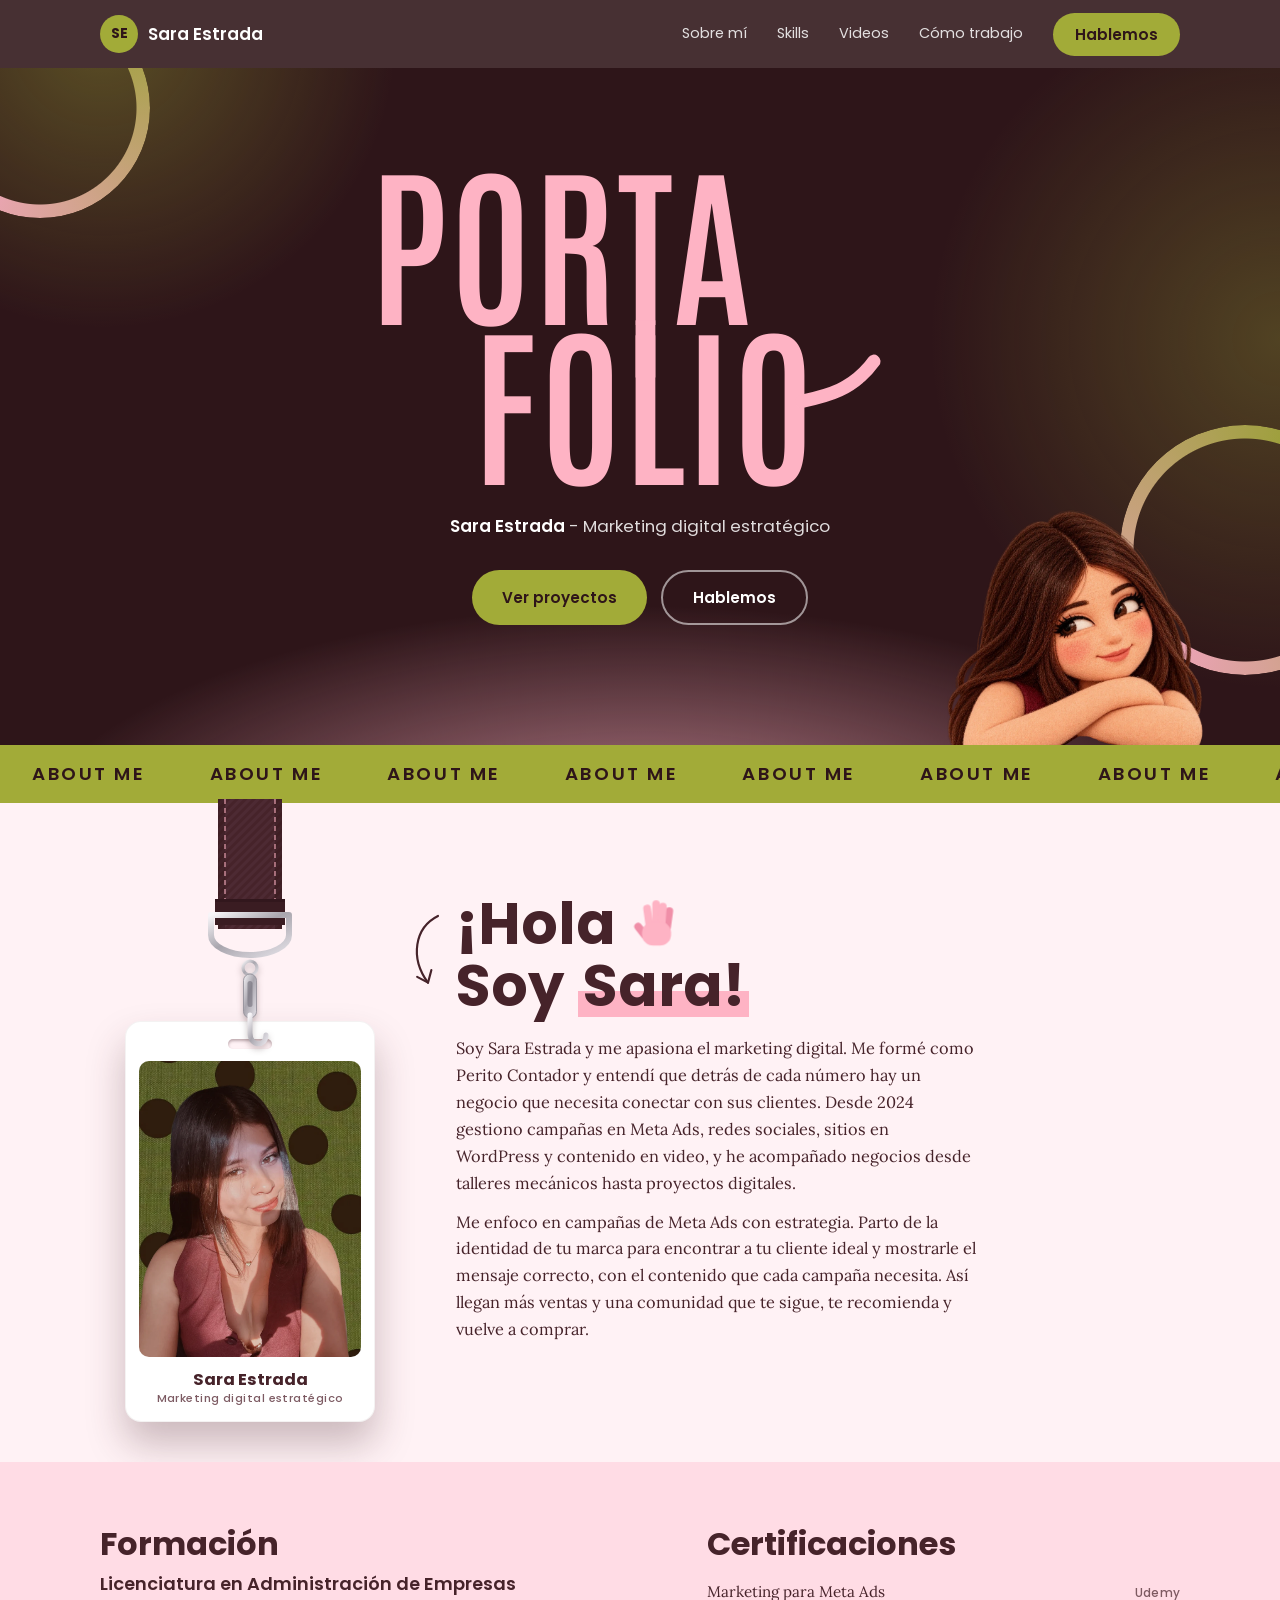
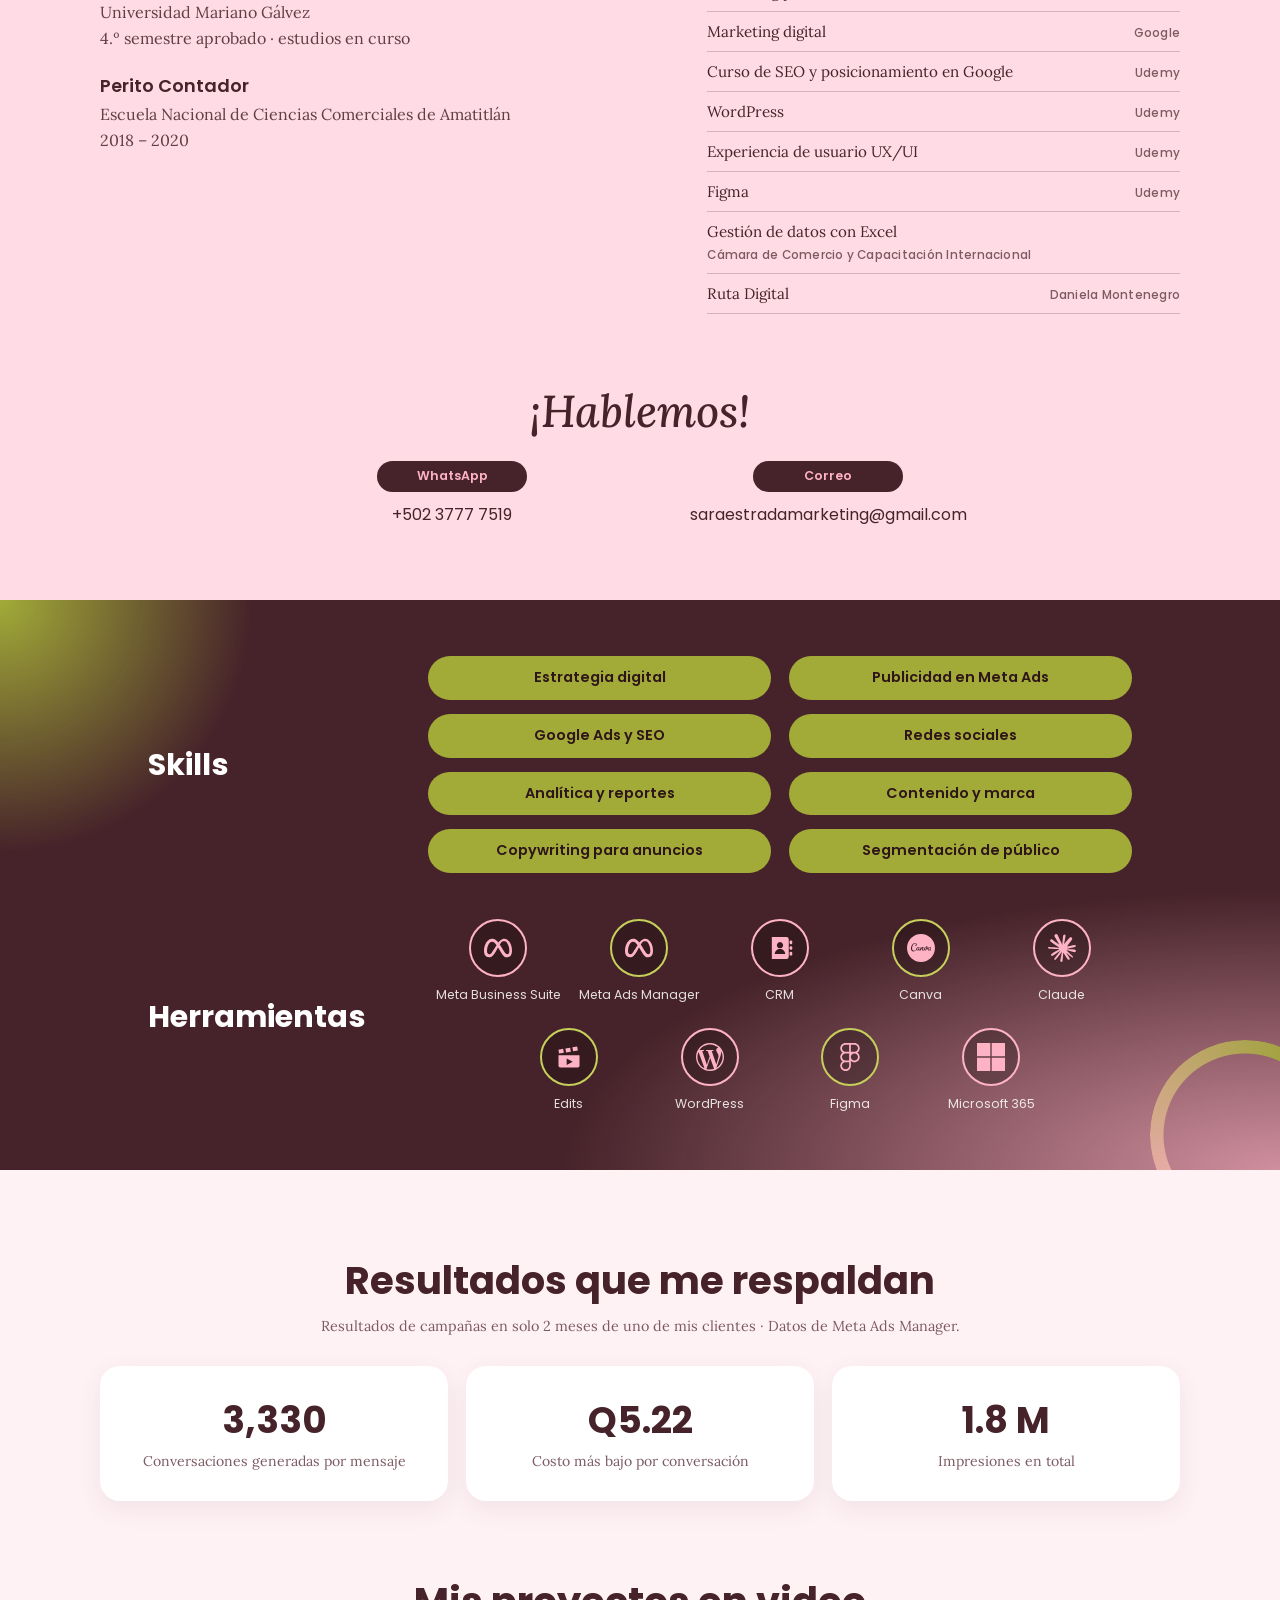
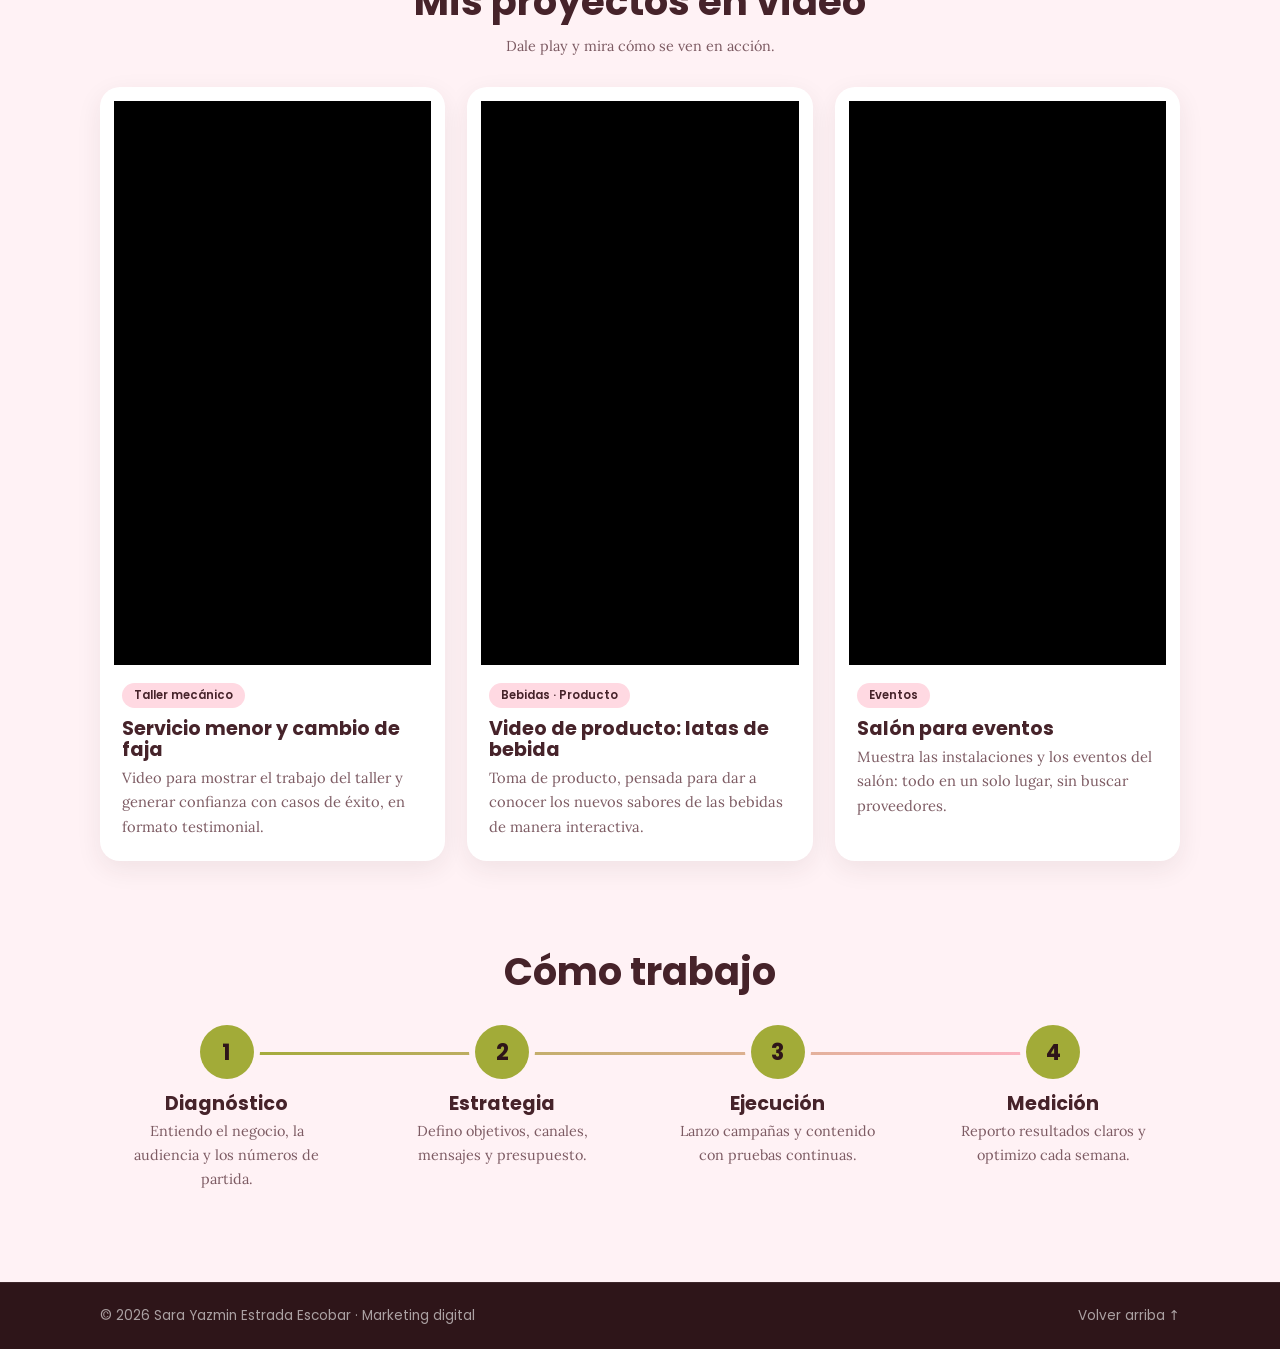
<file: index.html>
<!DOCTYPE html>
<html lang="es">
<head>
  <meta charset="UTF-8">
  <meta name="viewport" content="width=device-width, initial-scale=1">
  <title>Sara Estrada | Portafolio de marketing digital</title>
  <meta name="description" content="Sara Estrada, marketing digital estratégico: campañas en Meta Ads, redes sociales, sitios en WordPress y contenido en video.">
  <meta name="theme-color" content="#2E1519">
  <link rel="icon" href="favicon.svg" type="image/svg+xml">
  <meta property="og:type" content="website">
  <meta property="og:locale" content="es_LA">
  <meta property="og:title" content="Sara Estrada | Portafolio de marketing digital">
  <meta property="og:description" content="Marketing digital estratégico: campañas en Meta Ads para negocios que lanzan su primera publicidad.">
  <meta property="og:url" content="https://sarayestrada202-sys.github.io/portafolio/">
  <meta property="og:image" content="https://sarayestrada202-sys.github.io/portafolio/img/og-imagen.jpg">
  <meta name="twitter:card" content="summary_large_image">
  <noscript><style>.reveal{opacity:1!important;transform:none!important}</style></noscript>
  <link rel="preconnect" href="https://fonts.googleapis.com">
  <link rel="preconnect" href="https://fonts.gstatic.com" crossorigin>
  <link href="https://fonts.googleapis.com/css2?family=Poppins:wght@300;400;500;600;700&family=Antonio:wght@600;700&family=Lora:ital,wght@0,400;0,500;0,600;1,400;1,500;1,600&display=swap" rel="stylesheet">
  <link rel="stylesheet" href="styles.css">
</head>
<body>


<!-- ===== HEADER ===== -->
<header class="site-header">
  <div class="container nav">
    <a href="#inicio" class="brand" aria-label="Inicio"><span class="brand-mark">SE</span><span class="brand-name">Sara Estrada</span></a>
    <button class="menu-toggle" aria-label="Abrir menú" aria-expanded="false" onclick="this.setAttribute('aria-expanded', this.getAttribute('aria-expanded')!=='true');document.querySelector('.nav-links').classList.toggle('open')"><span></span><span></span><span></span></button>
    <nav class="nav-links" aria-label="Principal">
      <a href="#sobre-mi">Sobre mí</a>
      <a href="#skills">Skills</a>
      <a href="#videos">Videos</a>
      <a href="#proceso">Cómo trabajo</a>
      <a href="#hablemos" class="btn btn-gold btn-sm">Hablemos</a>
    </nav>
  </div>
</header>

<main>
<!-- ===== PORTADA ===== -->
<section class="hero" id="inicio">
  <span class="ring ring-a" aria-hidden="true"></span>
  <span class="ring ring-b" aria-hidden="true"></span>
  <div class="container hero-inner">
    <div class="hero-block">
      <h1 class="hero-title" aria-label="Portafolio">
        <span class="ht-line" aria-hidden="true">Porta</span>
        <span class="ht-line ht-2" aria-hidden="true">fo<span class="ht-L">l</span>io<svg class="ht-tail ht-o" viewBox="0 0 60 40"><path pathLength="1" d="M2 36 C20 32 40 28 56 6"/></svg></span>
        <i class="ht-link" aria-hidden="true"></i>
      </h1>
      <p class="hero-sub"><strong>Sara Estrada</strong> - Marketing digital estratégico</p>
    </div>
    <div class="hero-cta">
      <a href="#videos" class="btn btn-gold">Ver proyectos</a>
      <a href="#hablemos" class="btn btn-ghost">Hablemos</a>
    </div>
  </div>
  <!-- Personaje recostado sobre el borde inferior de la portada -->
  <img class="hero-mascot" src="img/personaje.webp" alt="Ilustración de Sara recostada sobre sus brazos, sonriendo" width="720" height="744" decoding="async">
</section>

<!-- ===== CINTA QUE CORRE: ABOUT ME (entre la portada y Sobre mí) ===== -->
<div class="marquee-band" aria-hidden="true">
  <div class="marquee-track">
    <div class="marquee-inner">
      <!-- primera mitad -->
      <span class="marquee-item">About me</span>
      <span class="marquee-item">About me</span>
      <span class="marquee-item">About me</span>
      <span class="marquee-item">About me</span>
      <span class="marquee-item">About me</span>
      <span class="marquee-item">About me</span>
      <span class="marquee-item">About me</span>
      <span class="marquee-item">About me</span>
      <span class="marquee-item">About me</span>
      <span class="marquee-item">About me</span>
      <span class="marquee-item">About me</span>
      <span class="marquee-item">About me</span>
      <!-- copia exacta: así el reinicio en -50% no se nota -->
      <span class="marquee-item">About me</span>
      <span class="marquee-item">About me</span>
      <span class="marquee-item">About me</span>
      <span class="marquee-item">About me</span>
      <span class="marquee-item">About me</span>
      <span class="marquee-item">About me</span>
      <span class="marquee-item">About me</span>
      <span class="marquee-item">About me</span>
      <span class="marquee-item">About me</span>
      <span class="marquee-item">About me</span>
      <span class="marquee-item">About me</span>
      <span class="marquee-item">About me</span>
    </div>
  </div>
</div>

<!-- ===== SOBRE MI ===== -->
<section class="about" id="sobre-mi">
  <div class="container about-grid reveal">
    <div class="badge-wrap">
      <!-- Cinta (color Cherry Cocoa) que cuelga desde el borde de la sección, con argolla en D -->
      <svg class="lanyard" viewBox="0 0 250 190" aria-hidden="true">
        <defs>
          <linearGradient id="silver" x1="0" y1="0" x2="1" y2="1"><stop offset="0" stop-color="#F7F5F8"/><stop offset=".45" stop-color="#A9A6AE"/><stop offset="1" stop-color="#E4E1E7"/></linearGradient>
          <pattern id="weave" width="6" height="6" patternUnits="userSpaceOnUse" patternTransform="rotate(45)"><rect width="6" height="6" fill="#46232A"/><rect width="3" height="6" fill="#52303A" opacity=".55"/></pattern>
        </defs>
        <rect x="93" y="-4" width="64" height="130" fill="url(#weave)"/>
        <rect x="93" y="-4" width="7" height="130" fill="#2E1519" opacity=".35"/><rect x="150" y="-4" width="7" height="130" fill="#2E1519" opacity=".35"/>
        <path d="M100 -4 V122 M150 -4 V122" stroke="#FEB3C4" stroke-width="1.4" stroke-dasharray="5 4" fill="none" opacity=".75"/>
        <rect x="90" y="96" width="70" height="26" fill="#3A1C22"/><rect x="90" y="96" width="70" height="3" fill="#2E1519" opacity=".6"/>
        <path d="M86 112 H164 V132 A39 20 0 0 1 86 132 Z" fill="none" stroke="url(#silver)" stroke-width="6" stroke-linejoin="round"/>
        <path d="M86 112 H164" stroke="url(#silver)" stroke-width="6" stroke-linecap="round"/>
      </svg>
      <div class="badge-drop">
        <div class="badge-swing">
          <!-- Broche giratorio metálico -->
          <svg class="clasp" viewBox="0 0 50 96" aria-hidden="true">
            <circle cx="25" cy="9" r="7" fill="none" stroke="url(#silver)" stroke-width="3.2"/>
            <rect x="18.5" y="15" width="13" height="44" rx="6.5" fill="url(#silver)" stroke="#8F8C95" stroke-width=".8"/>
            <rect x="22.5" y="22" width="5" height="26" rx="2.5" fill="#6B6872" opacity=".55"/>
            <path d="M25 56 V74 C25 88 41 88 41 76" fill="none" stroke="url(#silver)" stroke-width="5" stroke-linecap="round"/>
          </svg>
          <figure class="badge-card">
            <span class="badge-slot" aria-hidden="true"></span>
            <div class="badge-photo"><img src="img/foto-sara.webp" alt="Sara Estrada" width="800" height="1066" decoding="async"></div>
            <figcaption><strong>Sara Estrada</strong><span>Marketing digital estratégico</span></figcaption>
          </figure>
        </div>
      </div>
    </div>
    <div class="about-text">
      <!-- Flecha dibujada a mano que baja hacia el texto (solo en pantallas anchas) -->
      <svg class="hello-arrow" viewBox="0 0 48 96" aria-hidden="true"><path pathLength="1" d="M36 6 C8 20 2 56 24 86"/><path pathLength="1" d="M24 86 L11 79 M24 86 L28 71"/></svg>
      <h2 class="hello">
        <span class="hello-line">¡Hola
          <button class="wave" type="button" aria-label="Saludar con la mano">
            <svg viewBox="0 0 64 64" aria-hidden="true">
              <g class="wave-lines"><path d="M52 8 C57 10 60 14 61 19"/><path d="M48 3 C56 5 62 11 63 20"/><path d="M6 12 C3 15 2 19 2 23"/></g>
              <g class="wave-hand">
                <rect x="9" y="30" width="9" height="22" rx="4.5" transform="rotate(-38 13.5 41)" fill="#F08FA8"/>
                <rect x="40" y="13" width="9" height="30" rx="4.5" transform="rotate(8 44.5 28)" fill="#F08FA8"/>
                <rect x="17" y="10" width="9" height="32" rx="4.5" transform="rotate(-8 21.5 26)" fill="#FEB3C4"/>
                <rect x="26" y="5" width="9" height="36" rx="4.5" fill="#FEB3C4"/>
                <rect x="33" y="8" width="9" height="34" rx="4.5" transform="rotate(4 37.5 25)" fill="#FEB3C4"/>
                <rect x="14" y="30" width="34" height="28" rx="13" fill="#FEB3C4"/>
              </g>
            </svg>
          </button>
        </span>
        <span class="hello-line">Soy <mark>Sara!</mark></span>
      </h2>
      <p>Soy <strong>Sara Estrada</strong> y me apasiona el <strong>marketing digital</strong>. Me formé como <strong>Perito Contador</strong> y entendí que detrás de cada número hay un negocio que necesita conectar con sus clientes. Desde <strong>2024</strong> gestiono <strong>campañas en Meta Ads, redes sociales, sitios en WordPress y contenido en video</strong>, y he acompañado negocios desde talleres mecánicos hasta proyectos digitales.</p>
      <p class="about-solution">Me enfoco en <strong>campañas de Meta Ads</strong> con estrategia. Parto de la <strong>identidad de tu marca</strong> para encontrar a tu <strong>cliente ideal</strong> y mostrarle el mensaje correcto, con el contenido que cada campaña necesita. Así llegan <strong>más ventas</strong> y una <strong>comunidad</strong> que te sigue, te recomienda y vuelve a comprar.</p>
    </div>
  </div>
</section>

<!-- ===== EDUCACION ===== -->
<section class="education" id="educacion">
  <div class="container edu-grid reveal">
    <div>
      <h2>Formación</h2>
      <div class="edu-item">
        <p class="degree">Licenciatura en Administración de Empresas</p>
        <p class="muted">Universidad Mariano Gálvez<br>4.º semestre aprobado · estudios en curso</p>
      </div>
      <div class="edu-item">
        <p class="degree">Perito Contador</p>
        <p class="muted">Escuela Nacional de Ciencias Comerciales de Amatitlán<br>2018 – 2020</p>
      </div>
    </div>
    <div>
      <h2>Certificaciones</h2>
      <ul class="certs">
        <li>Marketing para Meta Ads <span>Udemy</span></li>
        <li>Marketing digital <span>Google</span></li>
        <li>Curso de SEO y posicionamiento en Google <span>Udemy</span></li>
        <li>WordPress <span>Udemy</span></li>
        <li>Experiencia de usuario UX/UI <span>Udemy</span></li>
        <li>Figma <span>Udemy</span></li>
        <li>Gestión de datos con Excel <span>Cámara de Comercio y Capacitación Internacional</span></li>
        <li>Ruta Digital <span>Daniela Montenegro</span></li>
      </ul>
    </div>
  </div>
</section>

<!-- ===== HABLEMOS ===== -->
<section class="talk" id="hablemos">
  <div class="container reveal">
    <h2 class="center">¡Hablemos!</h2>
    <div class="talk-grid">
      <a class="talk-card" href="https://wa.me/50237777519?text=Hola%20Sara%2C%20vi%20tu%20portafolio%20y%20me%20gustar%C3%ADa%20conversar%20sobre%20mi%20proyecto."><span class="tag">WhatsApp</span><span>+502 3777 7519</span></a>
      <a class="talk-card" href="mailto:saraestradamarketing@gmail.com"><span class="tag">Correo</span><span>saraestradamarketing@gmail.com</span></a>
    </div>
  </div>
</section>

<!-- ===== ESPECIALIDADES + HERRAMIENTAS ===== -->
<section class="panel-wrap" id="skills">
  <div class="container">
    <div class="panel reveal">
      <span class="ring ring-c" aria-hidden="true"></span>
      <div class="panel-row">
        <h2>Skills</h2>
        <ul class="pills">
          <li>Estrategia digital</li>
          <li>Publicidad en Meta Ads</li>
          <li>Google Ads y SEO</li>
          <li>Redes sociales</li>
          <li>Analítica y reportes</li>
          <li>Contenido y marca</li>
          <li>Copywriting para anuncios</li>
          <li>Segmentación de público</li>
        </ul>
      </div>
      <div class="panel-row">
        <h2>Herramientas</h2>
        <ul class="tools">
          <li><span class="tool t1" style="--logo:url('img/logos/meta.svg')" aria-hidden="true"></span>Meta Business Suite</li>
          <li><span class="tool t2" style="--logo:url('img/logos/meta.svg')" aria-hidden="true"></span>Meta Ads Manager</li>
          <li><span class="tool t3" style="--logo:url('img/logos/crm.svg')" aria-hidden="true"></span>CRM</li>
          <li><span class="tool t4" style="--logo:url('img/logos/canva.svg')" aria-hidden="true"></span>Canva</li>
          <li><span class="tool t5" style="--logo:url('img/logos/claude.svg')" aria-hidden="true"></span>Claude</li>
          <li><span class="tool t6" style="--logo:url('img/logos/edits.svg')" aria-hidden="true"></span>Edits</li>
          <li><span class="tool t7" style="--logo:url('img/logos/wordpress.svg')" aria-hidden="true"></span>WordPress</li>
          <li><span class="tool t8" style="--logo:url('img/logos/figma.svg')" aria-hidden="true"></span>Figma</li>
          <li><span class="tool t9" style="--logo:url('img/logos/microsoft.svg')" aria-hidden="true"></span>Microsoft 365</li>
        </ul>
      </div>
    </div>
  </div>
</section>

<!-- ===== RESULTADOS ===== -->
<section class="results">
  <div class="container reveal">
    <h2 class="center">Resultados que me respaldan</h2>
    <p class="center muted">Resultados de campañas en solo 2 meses de uno de mis clientes · Datos de Meta Ads Manager.</p>
    <div class="kpis">
      <div class="kpi"><strong>4,485</strong><span>Conversaciones generadas por mensaje</span></div>
      <div class="kpi"><strong>Q7.31</strong><span>Costo más bajo por conversación</span></div>
      <div class="kpi"><strong>2.5 M</strong><span>Impresiones en total</span></div>
    </div>
  </div>
</section>


<!-- ===== VIDEOS ===== -->
<section class="videos" id="videos">
  <div class="container reveal">
    <h2 class="center">Mis proyectos en video</h2>
    <p class="center muted vid-sub">Dale play y mira cómo se ven en acción.</p>
    <div class="vid-grid">
      <!-- data-src: archivo (video/proyecto1.mp4) o enlace de YouTube/Vimeo. Vacío = "Próximamente" -->
      <article class="vid" data-src="https://vimeo.com/1249908493" data-poster="" data-vertical>
        <div class="vid-frame"><button class="vid-play" type="button" aria-label="Reproducir video 1"><span></span></button><em class="vid-soon">Video próximamente</em></div>
        <div class="vid-body"><span class="chip">Taller mecánico</span><h3>Servicio menor y cambio de faja</h3><p>Video para mostrar el trabajo del taller y generar confianza con casos de éxito, en formato testimonial.</p></div>
      </article>
      <article class="vid" data-src="https://vimeo.com/1249909051" data-poster="" data-vertical>
        <div class="vid-frame"><button class="vid-play" type="button" aria-label="Reproducir video 2"><span></span></button><em class="vid-soon">Video próximamente</em></div>
        <div class="vid-body"><span class="chip">Bebidas · Producto</span><h3>Video de producto: latas de bebida</h3><p>Toma de producto, pensada para dar a conocer los nuevos sabores de las bebidas de manera interactiva.</p></div>
      </article>
      <article class="vid" data-src="https://vimeo.com/1249909052" data-poster="" data-vertical>
        <div class="vid-frame"><button class="vid-play" type="button" aria-label="Reproducir video 3"><span></span></button><em class="vid-soon">Video próximamente</em></div>
        <div class="vid-body"><span class="chip">Eventos</span><h3>Salón para eventos</h3><p>Muestra las instalaciones y los eventos del salón: todo en un solo lugar, sin buscar proveedores.</p></div>
      </article>
    </div>
  </div>
</section>

<!-- ===== COMO TRABAJO ===== -->
<section class="process" id="proceso">
  <div class="container reveal">
    <h2 class="center">Cómo trabajo</h2>
    <ol class="steps">
      <li><span class="num">1</span><h3>Diagnóstico</h3><p>Entiendo el negocio, la audiencia y los números de partida.</p></li>
      <li><span class="num">2</span><h3>Estrategia</h3><p>Defino objetivos, canales, mensajes y presupuesto.</p></li>
      <li><span class="num">3</span><h3>Ejecución</h3><p>Lanzo campañas y contenido con pruebas continuas.</p></li>
      <li><span class="num">4</span><h3>Medición</h3><p>Reporto resultados claros y optimizo cada semana.</p></li>
    </ol>
  </div>
</section>

</main>

<a class="wa-float" id="waFloat" href="#hablemos" target="_blank" rel="noopener" aria-label="Escríbeme por WhatsApp">
  <svg viewBox="0 0 24 24" aria-hidden="true"><path d="M12 2a10 10 0 0 0-8.6 15.1L2 22l5-1.3A10 10 0 1 0 12 2z" fill="currentColor"/><circle cx="8" cy="12" r="1.3" fill="#FEB3C4"/><circle cx="12" cy="12" r="1.3" fill="#FEB3C4"/><circle cx="16" cy="12" r="1.3" fill="#FEB3C4"/></svg>
  <span>Escríbeme</span>
</a>

<footer class="site-footer">
  <div class="container foot">
    <span>© 2026 Sara Yazmin Estrada Escobar · Marketing digital</span>
    <a href="#inicio">Volver arriba ↑</a>
  </div>
</footer>

<script>
  // Aparición suave al hacer scroll
  const io = 'IntersectionObserver' in window ? new IntersectionObserver((es) => es.forEach(e => { if (e.isIntersecting) { e.target.classList.add('in'); io.unobserve(e.target); } }), { threshold: .12 }) : null;
  document.querySelectorAll('.reveal').forEach(el => io ? io.observe(el) : el.classList.add('in'));

  // Videos: se cargan solo al dar play (la página carga rápido)
  document.querySelectorAll('.vid').forEach(v => {
    const src = (v.dataset.src || '').trim(), poster = (v.dataset.poster || '').trim();
    const frame = v.querySelector('.vid-frame'), btn = v.querySelector('.vid-play');
    if (poster) frame.style.backgroundImage = 'url("' + poster + '")';
    // YouTube: los Shorts son verticales y usan la miniatura del propio video como portada
    const short = src.match(/youtube\.com\/shorts\/([\w-]{11})/);
    if (short) { v.classList.add('vertical'); if (!poster) frame.style.backgroundImage = 'url("https://i.ytimg.com/vi/' + short[1] + '/hqdefault.jpg")'; }
    if (!src) { v.classList.add('soon'); btn.disabled = true; return; }
    v.querySelector('.vid-soon').remove();
    if (v.hasAttribute('data-vertical')) v.classList.add('vertical');
    // Vimeo: se muestra su reproductor desde el inicio, sin título ni autor (un solo toque para reproducir)
    const vimeo = src.match(/vimeo\.com\/(\d+)/);
    if (vimeo) {
      const fr = document.createElement('iframe');
      fr.src = 'https://player.vimeo.com/video/' + vimeo[1] + '?title=0&byline=0&portrait=0&badge=0&playsinline=1&dnt=1';
      fr.allow = 'autoplay; fullscreen; picture-in-picture'; fr.allowFullscreen = true; fr.loading = 'lazy';
      fr.title = v.querySelector('h3').textContent;
      frame.innerHTML = ''; frame.appendChild(fr); frame.classList.add('playing');
      return;
    }
    if (/\.(mp4|webm|mov)$/i.test(src)) {
      // Archivo propio: se muestra el primer cuadro con controles
      const el = document.createElement('video');
      el.controls = true; el.preload = 'metadata'; el.playsInline = true; el.muted = false;
      el.setAttribute('playsinline', ''); el.setAttribute('webkit-playsinline', '');
      const so = document.createElement('source'); so.src = src; so.type = 'video/mp4'; el.appendChild(so);
      el.addEventListener('loadedmetadata', () => { if (el.videoHeight > el.videoWidth) v.classList.add('vertical'); });
      frame.innerHTML = ''; frame.appendChild(el); frame.classList.add('playing');
      return;
    }
    btn.addEventListener('click', () => {
      let el;
      const yt = src.match(/(?:youtu\.be\/|youtube\.com\/(?:watch\?v=|shorts\/|embed\/))([\w-]{11})/);
      const vm = src.match(/vimeo\.com\/(\d+)/);
      if (yt || vm) {
        el = document.createElement('iframe');
        el.src = yt ? 'https://www.youtube-nocookie.com/embed/' + yt[1] + '?autoplay=1&rel=0&playsinline=1&controls=0&iv_load_policy=3&loop=1&playlist=' + yt[1] : 'https://player.vimeo.com/video/' + vm[1] + '?autoplay=1';
        el.allow = 'autoplay; fullscreen; picture-in-picture'; el.allowFullscreen = true; el.title = 'Video del proyecto';
      } else {
        el = document.createElement('video');
        el.src = src; el.controls = true; el.autoplay = true; el.playsInline = true;
      }
      frame.innerHTML = ''; frame.appendChild(el); frame.classList.add('playing');
    });
  });
  // Contadores: las cifras suben desde 0 cuando llegan a pantalla
  function countUp(el) {
    const m = el.textContent.trim().match(/^(\D*?)(\d[\d,]*(?:\.\d+)?)(\D*)$/);
    if (!m) return;
    const pre = m[1], raw = m[2], comma = raw.includes(","), num = raw.replace(/,/g, ""), suf = m[3], target = parseFloat(num);
    const dec = (num.split('.')[1] || '').length, pad = num.split('.')[0].length;
    if (!target || matchMedia('(prefers-reduced-motion: reduce)').matches) return;
    const t0 = performance.now(), dur = 1600;
    const fmt = v => pre + (dec ? v.toFixed(dec) : comma ? Math.round(v).toLocaleString('en-US') : String(Math.round(v)).padStart(pad, '0')) + suf;
    (function tick(t) {
      const p = Math.min((t - t0) / dur, 1), e = 1 - Math.pow(1 - p, 3);
      el.textContent = fmt(target * e);
      if (p < 1) requestAnimationFrame(tick); else el.textContent = fmt(target);
    })(t0);
  }
  window.countUp = countUp;
  const kio = 'IntersectionObserver' in window ? new IntersectionObserver(es => es.forEach(e => { if (e.isIntersecting) { countUp(e.target); kio.unobserve(e.target); } }), { threshold: .6 }) : null;
  if (kio) document.querySelectorAll('.kpi strong').forEach(el => kio.observe(el));

  // Botón flotante de WhatsApp: aparece al salir de la portada
  const wa = document.getElementById('waFloat'), waSrc = document.querySelector('.talk-card[href^="https://wa.me"]');
  if (wa && waSrc) wa.href = waSrc.href;
  const heroEl = document.getElementById('inicio');
  if (wa && heroEl && 'IntersectionObserver' in window) {
    new IntersectionObserver(es => es.forEach(e => wa.classList.toggle('show', !e.isIntersecting)), { threshold: 0, rootMargin: '-120px 0px 0px 0px' }).observe(heroEl);
  }
  const contactEl = document.getElementById('hablemos');
  if (wa && contactEl && 'IntersectionObserver' in window) {
    new IntersectionObserver(es => es.forEach(e => wa.classList.toggle('hide', e.isIntersecting)), { threshold: 0.25 }).observe(contactEl);
  }


  // Título del hero: la T de PORTA baja y se une a la L de FOLIO con medidas reales de la letra
  (function () {
    const title = document.querySelector('.hero-title');
    if (!title) return;
    const lines = title.querySelectorAll('.ht-line'), link = title.querySelector('.ht-link');
    if (lines.length < 2 || !link) return;
    // Animación de entrada: cada letra aparece una tras otra (fundido de izquierda a derecha)
    let n = 0;
    lines.forEach((line, li) => {
      const text = line.textContent.trim(), keep = [...line.querySelectorAll('svg')];
      line.textContent = '';
      text.split('').forEach((c, i) => {
        const b = document.createElement('b');
        b.className = 'ch' + (li === 1 && i === 2 ? ' ht-L' : '');
        b.textContent = c;
        b.style.animationDelay = (0.25 + n * 0.08).toFixed(2) + 's'; n++;
        line.appendChild(b);
      });
      keep.forEach(sv => line.appendChild(sv));
    });
    function align() {
      const fs = parseFloat(getComputedStyle(lines[0]).fontSize);
      const ff = '600 400px Antonio';
      const cv = document.createElement('canvas'); cv.width = 700; cv.height = 700;
      const cx = cv.getContext('2d', { willReadFrequently: true });
      cx.font = ff; cx.textBaseline = 'alphabetic';
      const m = cx.measureText('T'), asc = m.fontBoundingBoxAscent / 400, capH = m.actualBoundingBoxAscent / 400;
      // Ancho y posición del palo (a una altura intermedia de la letra) medidos en píxeles
      function stem(ch) {
        cx.clearRect(0, 0, 700, 700); cx.fillStyle = '#000'; cx.fillText(ch, 100, 500);
        const y = Math.round(500 - 0.35 * 400), d = cx.getImageData(0, y, 700, 1).data; let l = -1, r = -1;
        for (let x = 0; x < 700; x++) { if (d[x * 4 + 3] > 128) { if (l < 0) l = x; r = x + 1; } }
        return { l: (l - 100) / 400, r: (r - 100) / 400 };
      }
      const sT = stem('T'), sL = stem('L');
      const tr = title.getBoundingClientRect();
      function charRect(line, idx) { return line.querySelectorAll('.ch')[idx].getBoundingClientRect(); }
      const rT = charRect(lines[0], 3), rL = lines[1].querySelector('.ht-L').getBoundingClientRect();
      const pad = parseFloat(getComputedStyle(lines[1]).paddingLeft) / fs;
      const Tc = (rT.left - tr.left) / fs + (sT.l + sT.r) / 2;
      const Lc = (rL.left - tr.left) / fs + (sL.l + sL.r) / 2;
      const ind = pad + (Tc - Lc);
      // Se redondea a píxeles reales de la pantalla (en el iPhone medio píxel de diferencia se notaba en la unión)
      const dpr = window.devicePixelRatio || 1, indSnap = Math.round(ind * fs * dpr) / dpr / fs;
      title.style.setProperty('--ind', indSnap.toFixed(4) + 'em');
      // Pieza de unión: mismo ancho que el palo de la T, entre la base de PORTA y la parte alta de FOLIO
      // Medidas verticales por maquetación (no cambian mientras corre la animación de entrada)
      const desc = m.fontBoundingBoxDescent / 400, lh = parseFloat(getComputedStyle(lines[0]).lineHeight) / fs, half = (lh - (asc + desc)) / 2;
      const base1 = lines[0].offsetTop / fs + half + asc, capTop2 = lines[1].offsetTop / fs + half + asc - capH;
      const w = Math.max(sT.r - sT.l, sL.r - sL.l) + 0.012; // un pelo más ancha que el palo para tapar el suavizado de los bordes
      link.style.setProperty('--lk-left', (Tc - w / 2).toFixed(4) + 'em');
      link.style.setProperty('--lk-w', w.toFixed(4) + 'em');
      link.style.setProperty('--lk-top', (base1 - 0.06).toFixed(4) + 'em');
      link.style.setProperty('--lk-h', (capTop2 - base1 + 0.12).toFixed(4) + 'em');
    }
    (document.fonts && document.fonts.load ? document.fonts.load('600 100px Antonio') : Promise.resolve()).then(() => document.fonts.ready).then(align).catch(() => {});
    // Terminada la entrada se quitan las animaciones: así Safari dibuja T y L sin capas separadas y la unión queda continua
    setTimeout(() => title.classList.add('done'), 0.25 * 1000 + n * 80 + 700);
  })();

  // Manita que saluda: una vez al aparecer la sección, y de nuevo al pasar el mouse, tocarla o con el teclado
  (function () {
    const btn = document.querySelector('.wave');
    if (!btn) return;
    const wave = () => { btn.classList.remove('waving'); void btn.offsetWidth; btn.classList.add('waving'); };
    ['mouseenter', 'click', 'focus'].forEach(ev => btn.addEventListener(ev, wave));
    if ('IntersectionObserver' in window) {
      const o = new IntersectionObserver(es => es.forEach(e => { if (e.isIntersecting) { setTimeout(wave, 500); o.disconnect(); } }), { threshold: 0.5 });
      o.observe(btn);
    }
  })();

  // Gafete: se balancea solo, y al pasar el mouse o tocarlo se mece con más fuerza
  (function () {
    const sw = document.querySelector('.badge-swing');
    if (!sw) return;
    let busy = false;
    const kick = () => {
      if (busy) return; busy = true;
      sw.classList.remove('kick'); void sw.offsetWidth; sw.classList.add('kick');
      sw.addEventListener('animationend', () => { sw.classList.remove('kick'); busy = false; }, { once: true });
    };
    sw.addEventListener('pointerenter', kick);
    sw.addEventListener('click', kick);
  })();

  document.querySelectorAll('.nav-links a').forEach(a => a.addEventListener('click', () => document.querySelector('.nav-links').classList.remove('open')));
</script>
</body>
</html>
</file>
<file: styles.css>
/* ===== Identidad: Petal Pink · Olive Lime · Cherry Cocoa  +  Poppins (títulos) + Lora (textos y acentos) ===== */
:root {
  --cocoa: #46232A;        /* Cherry Cocoa: fondos oscuros y textos */
  --cocoa-deep: #2E1519;   /* versión más oscura para header, hero y pie */
  --cocoa-soft: #6B3A44;   /* versión suave para degradados */
  --pink: #FEB3C4;         /* Petal Pink: acentos sobre oscuro */
  --pink-pale: #FFF2F5;    /* fondo claro de la página (tinte del rosa) */
  --pink-pastel: #FFDCE5;  /* rosa pastel suave para secciones destacadas */
  --olive: #A2AB38;        /* Olive Lime: botones y llamadas a la acción */
  --olive-deep: #6C7420;   /* olive oscuro para texto pequeño sobre fondo claro */
  --white: #FFFFFF;
  --text: #46232A;
  --muted: #7D5B63;
  --radius: 20px;
  --serif: 'Poppins', system-ui, -apple-system, 'Segoe UI', sans-serif;   /* títulos */
  --sans: 'Poppins', system-ui, -apple-system, 'Segoe UI', sans-serif;    /* texto */
  --script: 'Lora', Georgia, 'Times New Roman', serif;                        /* textos y acentos en cursiva */
}

*, *::before, *::after { box-sizing: border-box; }
html { scroll-behavior: smooth; scroll-padding-top: 76px; }
body { margin: 0; font-family: var(--sans); color: var(--text); background: var(--pink-pale); line-height: 1.65; -webkit-font-smoothing: antialiased; overflow-x: hidden; }
svg { display: block; }
a { color: inherit; text-decoration: none; }
ul, ol { list-style: none; margin: 0; padding: 0; }
h1, h2, h3, p { margin: 0; }
h1, h2, h3 { font-family: var(--serif); color: var(--cocoa); line-height: 1.1; }
.container { width: min(1080px, 100% - 40px); margin-inline: auto; }
.center { text-align: center; }
.muted { color: var(--muted); }
section { position: relative; }

/* ===== Botones ===== */
.btn { display: inline-flex; align-items: center; justify-content: center; padding: 14px 30px; border-radius: 999px; border: 0; font: 600 .95rem var(--sans); cursor: pointer; transition: transform .15s, box-shadow .15s; }
.btn:hover { transform: translateY(-2px); box-shadow: 0 10px 24px rgba(162, 171, 56, .3); }
.btn-gold { background: var(--olive); color: var(--cocoa-deep); }
.btn-ghost { border: 2px solid rgba(255, 255, 255, .55); color: var(--white); background: transparent; }
.btn-ghost:hover { background: rgba(255, 255, 255, .1); box-shadow: none; }
.btn-sm { padding: 10px 22px; }

/* ===== Decoración: círculos y destellos ===== */
.ring { position: absolute; border-radius: 50%; pointer-events: none; background: conic-gradient(from 210deg, var(--pink), var(--olive), var(--pink)); -webkit-mask: radial-gradient(farthest-side, transparent calc(100% - 14px), #000 calc(100% - 13px)); mask: radial-gradient(farthest-side, transparent calc(100% - 14px), #000 calc(100% - 13px)); }

/* ===== Header ===== */
.site-header { position: sticky; top: 0; z-index: 50; background: rgba(46, 21, 25, .88); backdrop-filter: blur(12px); }
.nav { display: flex; align-items: center; justify-content: space-between; height: 68px; }
.brand { display: flex; align-items: center; gap: 10px; color: var(--white); }
.brand-mark { display: grid; place-items: center; width: 38px; height: 38px; border-radius: 50%; background: var(--olive); color: var(--cocoa-deep); font: 700 .85rem var(--serif); }
.brand-name { font: 600 1.05rem var(--serif); }
.nav-links { display: flex; align-items: center; gap: 30px; color: rgba(255, 255, 255, .85); font-size: .9rem; }
.nav-links a:not(.btn):hover { color: var(--pink); }
.menu-toggle { display: none; background: none; border: 0; padding: 8px; cursor: pointer; }
.menu-toggle span { display: block; width: 24px; height: 2px; background: var(--white); margin: 5px 0; }

/* ===== Portada ===== */
.hero { overflow: hidden; color: var(--white); text-align: center; padding: 90px 0 120px; background:
  radial-gradient(ellipse 70% 55% at 50% 118%, rgba(254, 179, 196, .75) 0%, rgba(254, 179, 196, 0) 70%),
  radial-gradient(circle 420px at 8% -5%, rgba(162, 171, 56, .38) 0%, rgba(162, 171, 56, 0) 70%),
  radial-gradient(circle 500px at 100% 40%, rgba(162, 171, 56, .30), rgba(162, 171, 56, 0) 70%), var(--cocoa-deep); }
.hero-inner { position: relative; z-index: 2; }
.hero h1 { color: var(--pink-pale); font-size: clamp(3rem, 8vw, 5.6rem); font-weight: 700; letter-spacing: -.01em; }
.hero h1 span { font-size: .82em; color: var(--pink-pale); }
.hero-sub { margin: 6px 0 34px; color: rgba(255, 255, 255, .8); font-size: 1rem; letter-spacing: .04em; }
.hero-cta { display: flex; gap: 14px; justify-content: center; flex-wrap: wrap; }
.ring-a { width: 220px; height: 220px; top: -70px; left: -70px; opacity: .9; }
.ring-b { width: 250px; height: 250px; right: -90px; bottom: 70px; opacity: .9; }

/* ===== Sobre mí ===== */
.about { padding: 90px 0 40px; }
.about-grid { display: grid; grid-template-columns: 300px 1fr; gap: 56px; align-items: center; }
.hello { font-size: clamp(2.4rem, 5vw, 3.4rem); font-weight: 700; margin-bottom: 14px; }
.about-text p { margin-bottom: 12px; max-width: 520px; font-size: 1.02rem; }
.about-text strong { color: var(--cocoa); font-weight: 600; }

/* ===== Hablemos ===== */
.talk { padding: 50px 0 80px; }
.talk h2, .results h2, .projects h2, .process h2 { font-size: clamp(1.8rem, 3.4vw, 2.4rem); font-weight: 700; margin-bottom: 26px; }
.talk-grid { display: grid; grid-template-columns: repeat(4, 1fr); gap: 18px; }
.talk-card { display: flex; flex-direction: column; align-items: center; gap: 10px; text-align: center; font-size: .9rem; color: var(--cocoa); word-break: break-word; transition: transform .15s; }
.talk-card:hover { transform: translateY(-3px); }
.tag { display: inline-block; min-width: 150px; padding: 5px 18px; border-radius: 999px; background: var(--cocoa); color: var(--pink); font-weight: 600; font-size: .78rem; }

/* ===== Panel: especialidades y herramientas ===== */
.panel-wrap { padding: 10px 0 90px; }
.panel { position: relative; overflow: hidden; border-radius: 26px; padding: 56px 48px; color: var(--white); display: grid; gap: 46px; background:
  radial-gradient(circle 360px at 0% 0%, #A2AB38 0%, rgba(162, 171, 56, 0) 70%),
  radial-gradient(ellipse 80% 70% at 100% 100%, rgba(254, 179, 196, .75), rgba(254, 179, 196, 0) 70%), var(--cocoa); }
.panel-row { display: grid; grid-template-columns: 250px 1fr; gap: 30px; align-items: center; position: relative; z-index: 2; }
.panel h2 { color: var(--white); font-size: 1.9rem; display: flex; align-items: center; gap: 10px; }
.pills { display: grid; grid-template-columns: repeat(2, 1fr); gap: 14px 18px; }
.pills li { background: var(--olive); color: var(--cocoa-deep); font-weight: 600; text-align: center; padding: 10px 14px; border-radius: 999px; font-size: .9rem; }
.tools { display: grid; grid-template-columns: repeat(4, 1fr); gap: 20px 14px; font-size: .78rem; text-align: center; color: rgba(255, 255, 255, .85); }
.tools li { display: flex; flex-direction: column; align-items: center; gap: 8px; }
.tool { display: grid; place-items: center; width: 58px; height: 58px; border-radius: 50%; border: 2.5px solid var(--c, var(--olive)); color: var(--c, var(--olive)); background: rgba(0, 0, 0, .25); font: 700 .85rem var(--serif); }
.t1, .t3, .t5, .t7 { --c: #FEB3C4; }
.t2, .t4, .t6, .t8 { --c: #C5CF5A; }
.ring-c { width: 190px; height: 190px; right: -60px; bottom: -60px; opacity: .9; }

/* ===== Resultados ===== */
.results { padding: 10px 0 80px; }
.results .muted { margin: -14px 0 28px; font-size: .9rem; }
.kpis { display: grid; grid-template-columns: repeat(4, 1fr); gap: 18px; }
.kpi { background: var(--white); border-radius: var(--radius); padding: 26px 18px; text-align: center; box-shadow: 0 8px 26px rgba(70, 35, 42, .08); }
.kpi strong { display: block; font: 700 2.3rem var(--serif); color: var(--cocoa); }
.kpi span { color: var(--muted); font-size: .88rem; }

.chip { display: inline-block; font-size: .72rem; font-weight: 600; color: var(--cocoa); background: #FFD9E2; padding: 3px 12px; border-radius: 999px; margin-bottom: 10px; }

/* ===== Cómo trabajo ===== */
.process { padding: 0 0 90px; }
.steps { display: grid; grid-template-columns: repeat(4, 1fr); gap: 22px; counter-reset: s; }
.steps li { position: relative; padding-top: 6px; text-align: center; }
.num { display: grid; place-items: center; width: 54px; height: 54px; margin: 0 auto 14px; border-radius: 50%; background: var(--olive); color: var(--cocoa-deep); font: 700 1.4rem var(--serif); }
.steps h3 { font-size: 1.2rem; margin-bottom: 6px; }
.steps p { color: var(--muted); font-size: .9rem; max-width: 220px; margin-inline: auto; }

/* ===== Educación ===== */
.education { padding: 40px 0 30px; }
.edu-grid { position: relative; display: grid; grid-template-columns: 1.2fr 1fr; gap: 40px; }
.education h2 { font-size: 2rem; font-weight: 700; margin-bottom: 10px; }
.degree { font: 600 1.25rem var(--serif); color: var(--text); margin-bottom: 4px; }
.certs li { padding: 7px 0; border-bottom: 1px solid rgba(70, 35, 42, .15); font-size: .95rem; }


/* ===== Footer ===== */
.site-footer { background: var(--cocoa-deep); color: rgba(255, 255, 255, .6); font-size: .85rem; padding: 22px 0; border-top: 1px solid rgba(255, 255, 255, .08); }
.foot { display: flex; justify-content: space-between; flex-wrap: wrap; gap: 8px; }
.foot a:hover { color: var(--pink); }

/* ===== Aparición al hacer scroll ===== */
.reveal { opacity: 0; transform: translateY(24px); transition: opacity .7s ease, transform .7s ease; }
.reveal.in { opacity: 1; transform: none; }

/* ===== Responsive ===== */
@media (max-width: 900px) {
  .menu-toggle { display: block; }
  .nav-links { position: absolute; top: 68px; left: 0; right: 0; flex-direction: column; align-items: flex-start; gap: 6px; padding: 14px 20px 22px; background: var(--cocoa-deep); display: none; }
  .nav-links.open { display: flex; }
  .nav-links a:not(.btn) { padding: 8px 0; width: 100%; }
  .about-grid, .edu-grid { grid-template-columns: 1fr; gap: 32px; }
  .about-text { text-align: center; } .about-text p { margin-inline: auto; }
  .talk-grid { grid-template-columns: repeat(2, 1fr); gap: 26px; }
  .panel { padding: 40px 26px; }
  .panel-row { grid-template-columns: 1fr; gap: 20px; }
  .kpis { grid-template-columns: repeat(2, 1fr); }
  .steps { grid-template-columns: repeat(2, 1fr); gap: 30px 18px; }
}
/* ===== Videos ===== */
.videos { padding: 0 0 90px; }
.videos h2 { font-size: clamp(1.8rem, 3.4vw, 2.4rem); font-weight: 700; margin-bottom: 26px; }
.videos .vid-sub { margin: -14px 0 28px; font-size: .9rem; }
.vid-grid { display: grid; grid-template-columns: repeat(3, 1fr); gap: 22px; }
.vid { background: var(--white); border-radius: var(--radius); box-shadow: 0 8px 26px rgba(70, 35, 42, .08); }
.vid-frame { position: relative; aspect-ratio: 16 / 9; background: linear-gradient(135deg, var(--cocoa), var(--cocoa-soft)) center / cover; display: grid; place-items: center; }
.vid-frame iframe, .vid-frame video { position: absolute; inset: 0; width: 100%; height: 100%; border: 0; background: #000; }
.vid-play { width: 68px; height: 68px; border: 0; border-radius: 50%; background: var(--olive); cursor: pointer; display: grid; place-items: center; box-shadow: 0 8px 22px rgba(0, 0, 0, .3); transition: transform .2s; }
.vid-play:hover:not(:disabled) { transform: scale(1.1); }
.vid-play:focus-visible { outline: 3px solid var(--pink); outline-offset: 3px; }
.vid-play span { width: 0; height: 0; border-left: 20px solid var(--cocoa-deep); border-top: 12px solid transparent; border-bottom: 12px solid transparent; margin-left: 5px; }
.vid.soon .vid-play { opacity: .45; cursor: default; }
.vid-soon { position: absolute; bottom: 12px; left: 0; right: 0; text-align: center; font-style: normal; font-size: .75rem; letter-spacing: .08em; text-transform: uppercase; color: rgba(255, 255, 255, .85); }
.vid.vertical .vid-frame { aspect-ratio: 9 / 16; }
.vid-body { padding: 18px 22px 22px; }
.vid-body h3 { font-size: 1.2rem; margin-bottom: 6px; }
.vid-body p { color: var(--muted); font-size: .92rem; }
@media (max-width: 900px) { .vid-grid { grid-template-columns: 1fr; } }
@media (max-width: 560px) {
  .hero { padding: 64px 0 90px; }
  .pills { grid-template-columns: 1fr; }
  .tools { grid-template-columns: repeat(3, 1fr); }
  .talk-grid { grid-template-columns: 1fr; }
  .tag { min-width: 190px; }
}
@media (prefers-reduced-motion: reduce) { * { transition: none !important; scroll-behavior: auto !important; } .reveal { opacity: 1; transform: none; } }

/* ===== Tipografía de acento (Lora cursiva) ===== */
.hero h1 span, .hello, .talk h2 { font-family: var(--script); font-weight: 500; font-style: italic; }
.hero h1 { line-height: 1.15; }
.hero h1 span { color: var(--pink); font-size: .78em; display: inline-block; margin-top: .05em; }
.hello { color: var(--cocoa); line-height: 1.3; }
.talk h2 { font-size: clamp(2rem, 4vw, 2.8rem); color: var(--cocoa); }

/* ===== Animaciones del recorrido ===== */
/* 1. Portada: entrada escalonada, "& Currículum" se escribe y los destellos flotan */
@keyframes rise { from { opacity: 0; transform: translateY(22px); } to { opacity: 1; transform: none; } }
@keyframes write { from { clip-path: inset(-25% 100% -45% -10%); } to { clip-path: inset(-25% -15% -45% -10%); } }
.hero h1 { animation: rise .8s ease both .25s; }
.hero h1 span { animation: write 1.3s steps(22, end) both .9s; }
.hero .hero-sub { animation: rise .8s ease both 2s; }
.hero .hero-cta { animation: rise .8s ease both 2.25s; }

/* 3. Cómo trabajo: pasos que entran uno a uno y una línea que los une */
.steps { position: relative; }
.steps::before { content: ''; position: absolute; top: 33px; left: 12.5%; right: 12.5%; height: 3px; border-radius: 3px; background: linear-gradient(90deg, var(--olive), var(--pink)); transform: scaleX(0); transform-origin: left; transition: transform 1.5s ease .3s; }
.process .reveal.in .steps::before { transform: scaleX(1); }
.steps li { opacity: 0; transform: translateY(16px); transition: opacity .6s ease, transform .6s ease; }
.process .reveal.in .steps li { opacity: 1; transform: none; }
.process .reveal.in .steps li:nth-child(1) { transition-delay: .2s; }
.process .reveal.in .steps li:nth-child(2) { transition-delay: .55s; }
.process .reveal.in .steps li:nth-child(3) { transition-delay: .9s; }
.process .reveal.in .steps li:nth-child(4) { transition-delay: 1.25s; }
.num { position: relative; z-index: 1; box-shadow: 0 0 0 6px var(--pink-pale); }
@media (max-width: 900px) { .steps::before { display: none; } }

/* 4. Botón flotante de WhatsApp */
.wa-float { position: fixed; right: 18px; bottom: max(18px, env(safe-area-inset-bottom)); z-index: 60; display: flex; align-items: center; gap: 8px; height: 56px; min-width: 56px; padding: 0 16px; justify-content: center; border-radius: 999px; background: var(--olive); color: var(--cocoa-deep); font-weight: 600; font-size: .9rem; box-shadow: 0 10px 26px rgba(46, 21, 25, .35); opacity: 0; transform: translateY(20px) scale(.9); pointer-events: none; transition: opacity .35s, transform .35s; }
.wa-float.show { opacity: 1; transform: none; pointer-events: auto; animation: pulse 2.6s ease-out 1s infinite; }
.wa-float svg { width: 26px; height: 26px; flex: none; }
.wa-float:hover { transform: translateY(-3px); }
.wa-float:focus-visible { outline: 3px solid var(--pink); outline-offset: 3px; }
@keyframes pulse { 0% { box-shadow: 0 10px 26px rgba(46, 21, 25, .35), 0 0 0 0 rgba(162, 171, 56, .55); } 70%, 100% { box-shadow: 0 10px 26px rgba(46, 21, 25, .35), 0 0 0 18px rgba(162, 171, 56, 0); } }
@media (max-width: 560px) { .wa-float { padding: 0; width: 56px; } .wa-float span { display: none; } }

/* Si el visitante pide menos movimiento: todo aparece quieto */
@media (prefers-reduced-motion: reduce) {
  .hero *, .wa-float { animation: none !important; }
  .steps li { opacity: 1; transform: none; }
  .steps::before { transform: scaleX(1); }
}

/* ===== Personaje recostado sobre el borde de la portada ===== */
.hero-mascot { --mw: clamp(140px, 20vw, 270px); position: absolute; right: clamp(16px, 6vw, 110px); bottom: calc(var(--mw) * -.11); z-index: 3; width: var(--mw); height: auto; pointer-events: none; user-select: none; transform-origin: 50% 100%; animation: mascot-in .9s ease both 2.3s; }
@keyframes mascot-in { from { opacity: 0; transform: translateY(40px); } to { opacity: 1; transform: none; } }
@media (max-width: 700px) { .hero { padding-bottom: 170px; } .hero-mascot { right: 4%; --mw: 138px; } }

/* Título combinado: "Welcome to my" en script (Lora cursiva) + "Portfolio" en Poppins */
.hero h1 { line-height: 1; }
.hero h1 span { display: block; font-size: .62em; line-height: 1.15; margin: 0 0 .06em; transform: none; letter-spacing: .01em; width: fit-content; margin-inline: auto; padding-right: .1em; }
@media (max-width: 560px) { .hero h1 span { font-size: .6em; } }


/* ===== Sobre mí: problema → solución → trayectoria ===== */
.about-text .about-solution { font-size: 1.14rem; line-height: 1.6; font-weight: 500; color: var(--cocoa); margin-bottom: 14px; }
.about-text .about-solution strong { font-weight: 700; background: linear-gradient(transparent 62%, rgba(254, 179, 196, .75) 62%); padding: 0 2px; }

/* ===== Textos corridos en Lora (los títulos, menú, botones y etiquetas siguen en Poppins) ===== */
.about-text p, .steps p, .vid-body p, .muted, .certs li, .kpi span { font-family: var(--script); font-style: normal; }

/* ===== Hero estilo portada de portafolio: letras apiladas PORTA / FOLIO + línea con nombre y profesión ===== */
.sr-only { position: absolute; width: 1px; height: 1px; overflow: hidden; clip: rect(0 0 0 0); white-space: nowrap; }
.hero-block { width: min(540px, 86vw); margin: 0 auto; text-align: left; }
.hero .hero-title { margin: 0; font-size: 1rem; line-height: 0; }
@keyframes draw { to { stroke-dashoffset: 0; } }
.hero-block .hero-sub { margin: 34px 0 30px; font-size: clamp(.9rem, 2.2vw, 1.05rem); letter-spacing: 0; color: rgba(255, 255, 255, .85); animation: rise .8s ease both 2.6s; }
.hero-block .hero-sub strong { color: var(--white); font-weight: 600; }
.hero-inner .hero-cta { justify-content: flex-start; width: min(540px, 86vw); margin-inline: auto; animation: rise .8s ease both 2.8s; }

/* ===== Título del hero con tipografía Antonio (alta y condensada) ===== */
.hero-block { --hw: min(540px, 86vw); width: var(--hw); }
.hero .hero-title { position: relative; margin: 0; line-height: 1; }
.hero .hero-title .ht-line { position: relative; display: block; width: fit-content; margin: 0; padding: 0; transform: none; clip-path: none; font-style: normal; font-family: 'Antonio', 'Oswald', 'Arial Narrow', sans-serif; font-weight: 600; text-transform: uppercase; font-size: calc(var(--hw) / 3.1); line-height: .92; letter-spacing: .01em; color: var(--pink); }
.hero .hero-title .ht-2 { padding-left: var(--ind, .577em); }
.ht-tail { position: absolute; overflow: visible; fill: none; stroke: var(--pink); stroke-width: 10; stroke-linecap: round; stroke-linejoin: round; }
.ht-o { right: -.36em; top: .2em; width: .46em; height: .31em; }
.ht-tail path { stroke-dasharray: 1.03; stroke-dashoffset: 1.03; animation: draw 1s ease forwards 1.4s; }
.hero .hero-title .ht-line { animation: rise .8s ease both .2s; } .hero .hero-title .ht-2 { animation-delay: .45s; }
@media (prefers-reduced-motion: reduce) { .ht-tail path { stroke-dashoffset: 0; } }

/* La T de PORTA baja y se convierte en la L de FOLIO (medidas en em de la tipografía Antonio) */
.hero .hero-title { font-size: calc(var(--hw) / 3.1); }
.ht-link { position: absolute; left: var(--lk-left, 1.51em); top: var(--lk-top, .93em); width: var(--lk-w, .138em); height: var(--lk-h, .13em); background: var(--pink); }

/* ===== Ajustes responsive ===== */
/* Videos verticales: no ocupan más de ~70% de la altura de la pantalla y quedan centrados */
.vid.vertical .vid-frame { max-height: 70vh; }
.vid-frame video { object-fit: contain; }
@media (max-width: 900px) { .vid.vertical { max-width: 360px; margin-inline: auto; } }
/* Botón de WhatsApp: se oculta cuando el formulario de contacto está a la vista */
.wa-float.hide { opacity: 0 !important; pointer-events: none !important; transform: translateY(20px) scale(.9) !important; animation: none !important; }

/* La T y la L se unen superponiendo sus palos (sin pieza aparte): FOLIO sube lo justo para que se toquen */
.ht-link { display: none; }
.hero .hero-title .ht-2 { margin-top: 0; }

/* Unión T-L: se copia el palo de la propia L y se sube hasta tocar la T (mismos bordes, sin pieza aparte) */
.ht-L { position: relative; }
.ht-L::before { content: 'L'; position: absolute; left: 0; top: -.09em; line-height: 1.292; clip-path: inset(0 0 52% 0); }
.hero .hero-title .ht-line .ht-L { display: inline; width: auto; margin: 0; padding: 0; transform: none; clip-path: none; font: inherit; font-style: normal; letter-spacing: inherit; line-height: inherit; text-transform: inherit; color: inherit; }

/* ===== Entrada del título: las letras aparecen una tras otra (fundido) ===== */
.hero .hero-title, .hero .hero-title .ht-line { animation: none; }
.hero .hero-title .ch { font-weight: inherit; opacity: 0; animation: fadeInLetter .5s ease forwards; }
@keyframes fadeInLetter { to { opacity: 1; } }
.hero .ht-tail path { animation-delay: 1.5s; }
.hero-block .hero-sub { animation-delay: 1.7s; }
.hero-inner .hero-cta { animation-delay: 1.9s; }
@media (prefers-reduced-motion: reduce) { .hero .hero-title .ch { animation: none; opacity: 1; } }

/* Subtítulo y botones del hero centrados */
.hero-block .hero-sub { text-align: center; }
.hero-inner .hero-cta { justify-content: center; }

/* ===== Cinta que corre "About me" (adaptada a la paleta) ===== */
.marquee-band { width: 100%; overflow: hidden; background: var(--olive); }
.marquee-track { overflow: hidden; padding: .85rem 0; }
.marquee-inner { display: inline-flex; white-space: nowrap; animation: marquee-scroll 26s linear infinite; }
.marquee-inner:hover { animation-play-state: paused; }
.marquee-item { display: inline-flex; align-items: center; gap: 2rem; padding: 0 2rem; color: var(--cocoa-deep); font-family: 'Poppins', system-ui, sans-serif; font-weight: 600; font-size: clamp(.9rem, 2.4vw, 1.15rem); letter-spacing: .14em; text-transform: uppercase; }
@keyframes marquee-scroll { from { transform: translateX(0); } to { transform: translateX(-50%); } }
@media (prefers-reduced-motion: reduce) { .marquee-inner { animation: none; } }

/* Sobre mí: todo el texto igual (sin negritas ni subrayados, mismo tamaño y peso) */
.about-text p, .about-text .about-solution { font-size: 1.02rem; line-height: 1.65; font-weight: 400; }
.about-text strong, .about-text .about-solution strong { font-weight: 400; background: none; padding: 0; color: inherit; }

/* ===== Formación, Certificaciones y ¡Hablemos!: bloque con fondo Petal Pink ===== */
.education, .talk { background: var(--pink-pastel); }
.education { padding: 64px 0 36px; }
.talk { padding: 36px 0 72px; }
.education .muted, .education .degree, .certs li, .talk-card, .talk-card span:not(.tag) { color: var(--cocoa); }
.education .muted { opacity: .85; }
.certs li { border-bottom-color: rgba(70, 35, 42, .22); }
.education { box-shadow: 0 1px 0 var(--pink-pastel); z-index: 1; }

/* ===== Especialidades y Herramientas: el panel ocupa todo el ancho; el contenido sigue alineado al resto de la página ===== */
.panel-wrap { padding: 0 0 80px; }
.panel-wrap .container { width: 100%; max-width: none; }
.panel { border-radius: 0; padding-inline: max(26px, calc((100% - 1080px) / 2 + 48px)); }

/* ===== Formación y Certificaciones ===== */
.edu-item { margin-bottom: 22px; }
.edu-item .degree { font-size: 1.12rem; line-height: 1.3; margin-bottom: 4px; }
.certs li { display: flex; flex-wrap: wrap; align-items: baseline; justify-content: space-between; gap: 2px 16px; }
.certs li span { font-family: 'Poppins', system-ui, sans-serif; font-size: .74rem; font-weight: 500; letter-spacing: .02em; color: var(--cocoa); opacity: .7; text-align: right; }
.edu-grid { align-items: start; }

/* ===== ¡Hablemos!: solo dos tarjetas (WhatsApp y correo), centradas ===== */
.talk-grid { grid-template-columns: repeat(2, minmax(0, 320px)); justify-content: center; gap: 56px; }
.talk-card span:not(.tag) { font-size: 1rem; }
@media (max-width: 700px) { .talk-grid { grid-template-columns: minmax(0, 360px); gap: 30px; } }

/* Especialidades: con 7 píldoras, la última queda centrada en vez de sola a la izquierda */
@media (min-width: 561px) { .pills li:last-child:nth-child(odd) { grid-column: 1 / -1; justify-self: center; width: calc(50% - 9px); } }

/* ===== "Hola, Soy Sara!" con manita que saluda y flecha dibujada a mano ===== */
.about-text { position: relative; }
.about-text .hello { font-family: 'Poppins', system-ui, sans-serif; font-style: normal; font-weight: 700; font-size: clamp(2.4rem, 5.4vw, 3.6rem); line-height: 1.08; color: var(--cocoa); margin-bottom: 18px; }
.hello-line { display: flex; align-items: center; gap: 14px; }
.hello mark { background: linear-gradient(transparent 58%, var(--pink) 58%); color: inherit; padding: 0 .08em; }
.wave { background: none; border: 0; padding: 0; cursor: pointer; font: inherit; width: .95em; height: .95em; line-height: 0; flex: none; }
.wave svg { width: 100%; height: 100%; overflow: visible; transform-origin: 62% 88%; }
.wave:focus-visible { outline: 3px solid var(--olive); outline-offset: 6px; border-radius: 12px; }
.wave-lines path { fill: none; stroke: var(--olive); stroke-width: 3.2; stroke-linecap: round; opacity: 0; }
.wave.waving svg { animation: wave-hand 1.5s ease both; }
.wave.waving .wave-lines path { animation: wave-lines 1.5s ease both; }
@keyframes wave-hand { 0%, 100% { transform: rotate(0); } 12% { transform: rotate(16deg); } 26% { transform: rotate(-10deg); } 40% { transform: rotate(16deg); } 54% { transform: rotate(-8deg); } 68% { transform: rotate(10deg); } 82% { transform: rotate(-3deg); } }
@keyframes wave-lines { 0%, 100% { opacity: 0; } 15%, 75% { opacity: 1; } }
.hello-arrow { position: absolute; left: -48px; top: 18px; width: 40px; height: 80px; overflow: visible; fill: none; stroke: var(--cocoa); stroke-width: 2.6; stroke-linecap: round; stroke-linejoin: round; }
.hello-arrow path { stroke-dasharray: 1.03; stroke-dashoffset: 1.03; transition: stroke-dashoffset 1.2s ease .5s; }
.reveal.in .hello-arrow path { stroke-dashoffset: 0; }
@media (max-width: 900px) { .hello-arrow { display: none; } .hello-line { justify-content: center; } }
@media (prefers-reduced-motion: reduce) { .wave.waving svg, .wave.waving .wave-lines path { animation: none; } .hello-arrow path { stroke-dashoffset: 0; transition: none; } }

/* Herramientas: la fila final queda centrada (con 7 herramientas) */
.tools { display: flex; flex-wrap: wrap; justify-content: center; gap: 22px 0; }
.tools li { width: 25%; }
@media (max-width: 560px) { .tools li { width: 33.333%; } }
.t9 { --c: #FEB3C4; }
@media (min-width: 561px) { .tools li { width: 20%; } }

/* Herramientas: cada círculo lleva el logo de la herramienta, en rosa (se pinta con una máscara) */
.tool { position: relative; font-size: 0; }
.tool::before { content: ''; position: absolute; inset: 0; margin: auto; width: 52%; height: 52%; background: var(--pink); -webkit-mask: var(--logo) center / contain no-repeat; mask: var(--logo) center / contain no-repeat; }

/* Resultados: con 3 tarjetas, se reparten en 3 columnas; en pantallas medianas la última queda centrada */
.kpis { grid-template-columns: repeat(3, 1fr); }
@media (max-width: 900px) { .kpis { grid-template-columns: repeat(2, 1fr); } .kpi:last-child:nth-child(odd) { grid-column: 1 / -1; justify-self: center; width: calc(50% - 9px); } }


/* ===== Gafete colgado con tu foto: cinta Cherry Cocoa, broche metálico y tarjeta blanca ===== */
.about-grid { align-items: start; }
.badge-wrap { --bw: min(250px, 72vw); width: var(--bw); margin: -90px auto 0; position: relative; }
.lanyard { display: block; width: 100%; height: auto; overflow: visible; }
.badge-drop { margin-top: -34px; position: relative; }
.badge-swing { position: relative; transform-origin: 50% 12px; animation: badge-sway 6.5s ease-in-out infinite; }
.badge-swing.kick { animation: badge-kick 2.2s ease-out both; }
.clasp { position: relative; z-index: 2; display: block; width: 20%; height: auto; margin: 0 auto -34px; filter: drop-shadow(0 3px 3px rgba(46, 21, 25, .28)); }
.badge-card { position: relative; margin: 0; padding: 12px 14px 16px; background: #FFFFFF; border-radius: 16px; box-shadow: 0 22px 38px rgba(70, 35, 42, .28), inset 0 0 0 1px rgba(70, 35, 42, .06); text-align: center; }
.badge-slot { display: block; width: 44px; height: 10px; margin: 6px auto 12px; border-radius: 10px; background: var(--pink-pale); box-shadow: inset 0 2px 3px rgba(70, 35, 42, .35); }
.badge-photo { border-radius: 10px; overflow: hidden; aspect-ratio: 800 / 1066; background: var(--olive); }
.badge-photo img { display: block; width: 100%; height: 100%; object-fit: cover; }
.badge-card figcaption { display: grid; gap: 1px; padding-top: 12px; }
.badge-card figcaption strong { font: 700 1.02rem/1.3 'Poppins', system-ui, sans-serif; color: var(--cocoa); }
.badge-card figcaption span { font: 500 .7rem/1.4 'Poppins', system-ui, sans-serif; letter-spacing: .04em; color: var(--muted); }
.reveal.in .badge-drop { animation: badge-drop 1.1s cubic-bezier(.2, 1.4, .4, 1) both .15s; }
@keyframes badge-sway { 0%, 100% { transform: rotate(-2.4deg); } 50% { transform: rotate(2.4deg); } }
@keyframes badge-kick { 0% { transform: rotate(0); } 14% { transform: rotate(13deg); } 32% { transform: rotate(-10deg); } 50% { transform: rotate(7deg); } 68% { transform: rotate(-4.5deg); } 84% { transform: rotate(2deg); } 100% { transform: rotate(0); } }
@keyframes badge-drop { from { transform: translateY(-70px); opacity: 0; } to { transform: none; opacity: 1; } }
@media (prefers-reduced-motion: reduce) { .badge-swing, .badge-swing.kick, .reveal.in .badge-drop { animation: none; } }

/* Videos: la línea de descripción ocupa siempre 3 líneas, para que las tres tarjetas queden del mismo tamaño */
.vid-body p { min-height: calc(3 * 1.65em); }

/* Videos verticales: centrados dentro de la tarjeta blanca, con margen y esquinas redondeadas */
.vid.vertical .vid-frame { margin: 14px auto 0; border-radius: 14px; overflow: hidden; }
.vid.vertical .vid-body { padding-top: 16px; }
.vid.vertical .vid-frame { max-width: calc(100% - 28px); }

/* Título ya animado: texto estático y nítido (evita desajustes de subpíxel en Safari/iPhone) */
.hero .hero-title.done .ch { animation: none; opacity: 1; }
.hero .hero-title { text-rendering: geometricPrecision; -webkit-font-smoothing: antialiased; }

/* Videos: el redondeo va en el propio video (Safari/iPhone no reproduce bien dentro de un contenedor recortado) */
.vid.vertical .vid-frame { overflow: visible; }
.vid-frame video { border-radius: 14px; }

/* Móvil: certificación siempre a la izquierda y plataforma siempre a la derecha (si es larga, baja de línea en su columna) */
@media (max-width: 900px) {
  .certs li { display: grid; grid-template-columns: minmax(0, 1fr) fit-content(42%); align-items: center; column-gap: 14px; }
  .certs li span { text-align: right; line-height: 1.45; }
}
</file>
